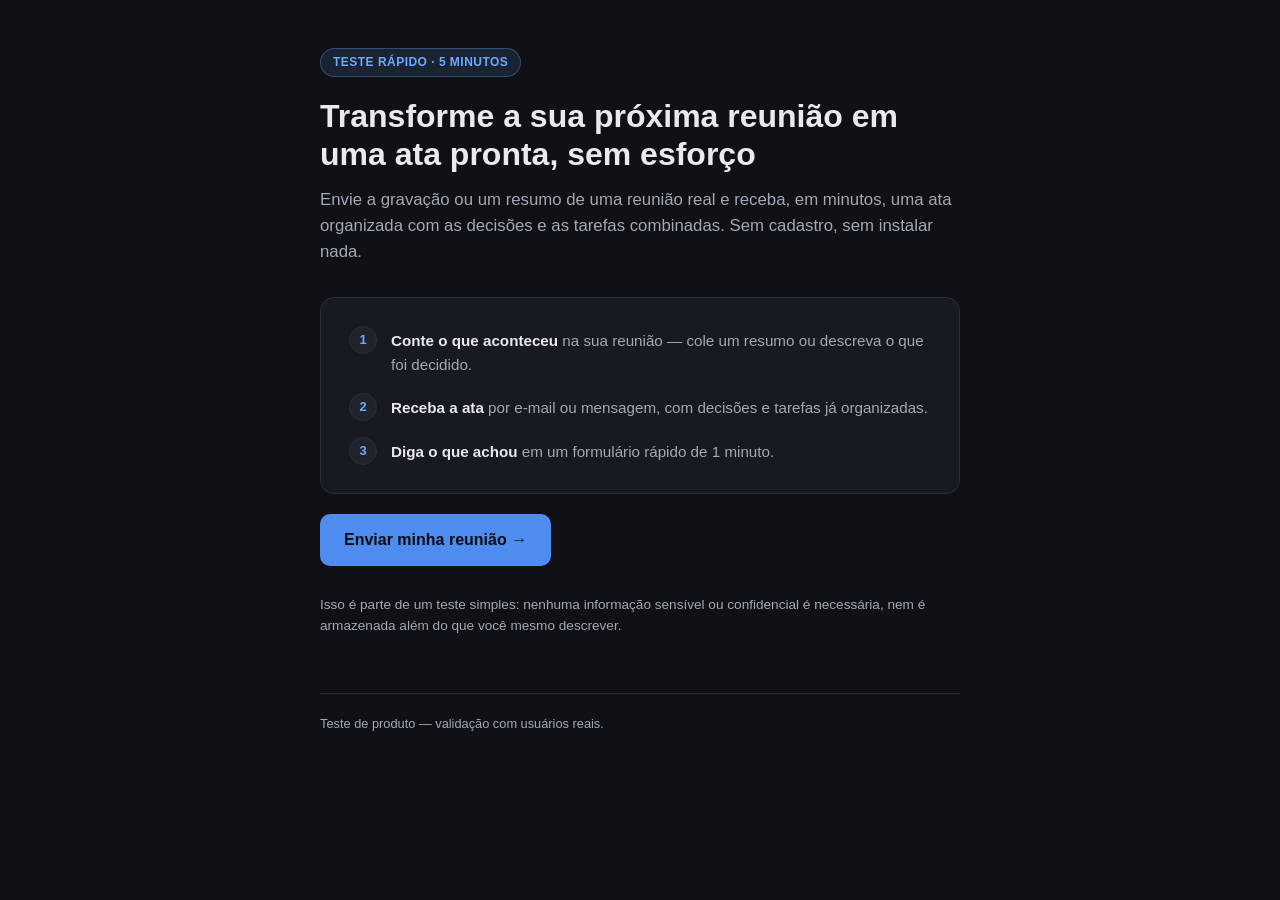
<file: index.html>
<!DOCTYPE html>
<html lang="pt-BR">
<head>
<meta charset="UTF-8">
<meta name="viewport" content="width=device-width, initial-scale=1.0">
<title>Ata de reunião em minutos</title>
<link rel="stylesheet" href="assets/style.css">
</head>
<body>
  <div class="wrap">
    <span class="badge">Teste rápido · 5 minutos</span>
    <h1>Transforme a sua próxima reunião em uma ata pronta, sem esforço</h1>
    <p class="lead">
      Envie a gravação ou um resumo de uma reunião real e receba, em minutos,
      uma ata organizada com as decisões e as tarefas combinadas.
      Sem cadastro, sem instalar nada.
    </p>

    <div class="card">
      <ol class="steps">
        <li>
          <span class="step-num">1</span>
          <span class="step-text"><strong>Conte o que aconteceu</strong> na sua reunião — cole um resumo ou descreva o que foi decidido.</span>
        </li>
        <li>
          <span class="step-num">2</span>
          <span class="step-text"><strong>Receba a ata</strong> por e-mail ou mensagem, com decisões e tarefas já organizadas.</span>
        </li>
        <li>
          <span class="step-num">3</span>
          <span class="step-text"><strong>Diga o que achou</strong> em um formulário rápido de 1 minuto.</span>
        </li>
      </ol>
    </div>

    <a class="cta" href="formulario-reuniao.html">Enviar minha reunião →</a>

    <p class="note">
      Isso é parte de um teste simples: nenhuma informação sensível ou confidencial
      é necessária, nem é armazenada além do que você mesmo descrever.
    </p>

    <footer>
      Teste de produto — validação com usuários reais.
    </footer>
  </div>
</body>
</html>
</file>
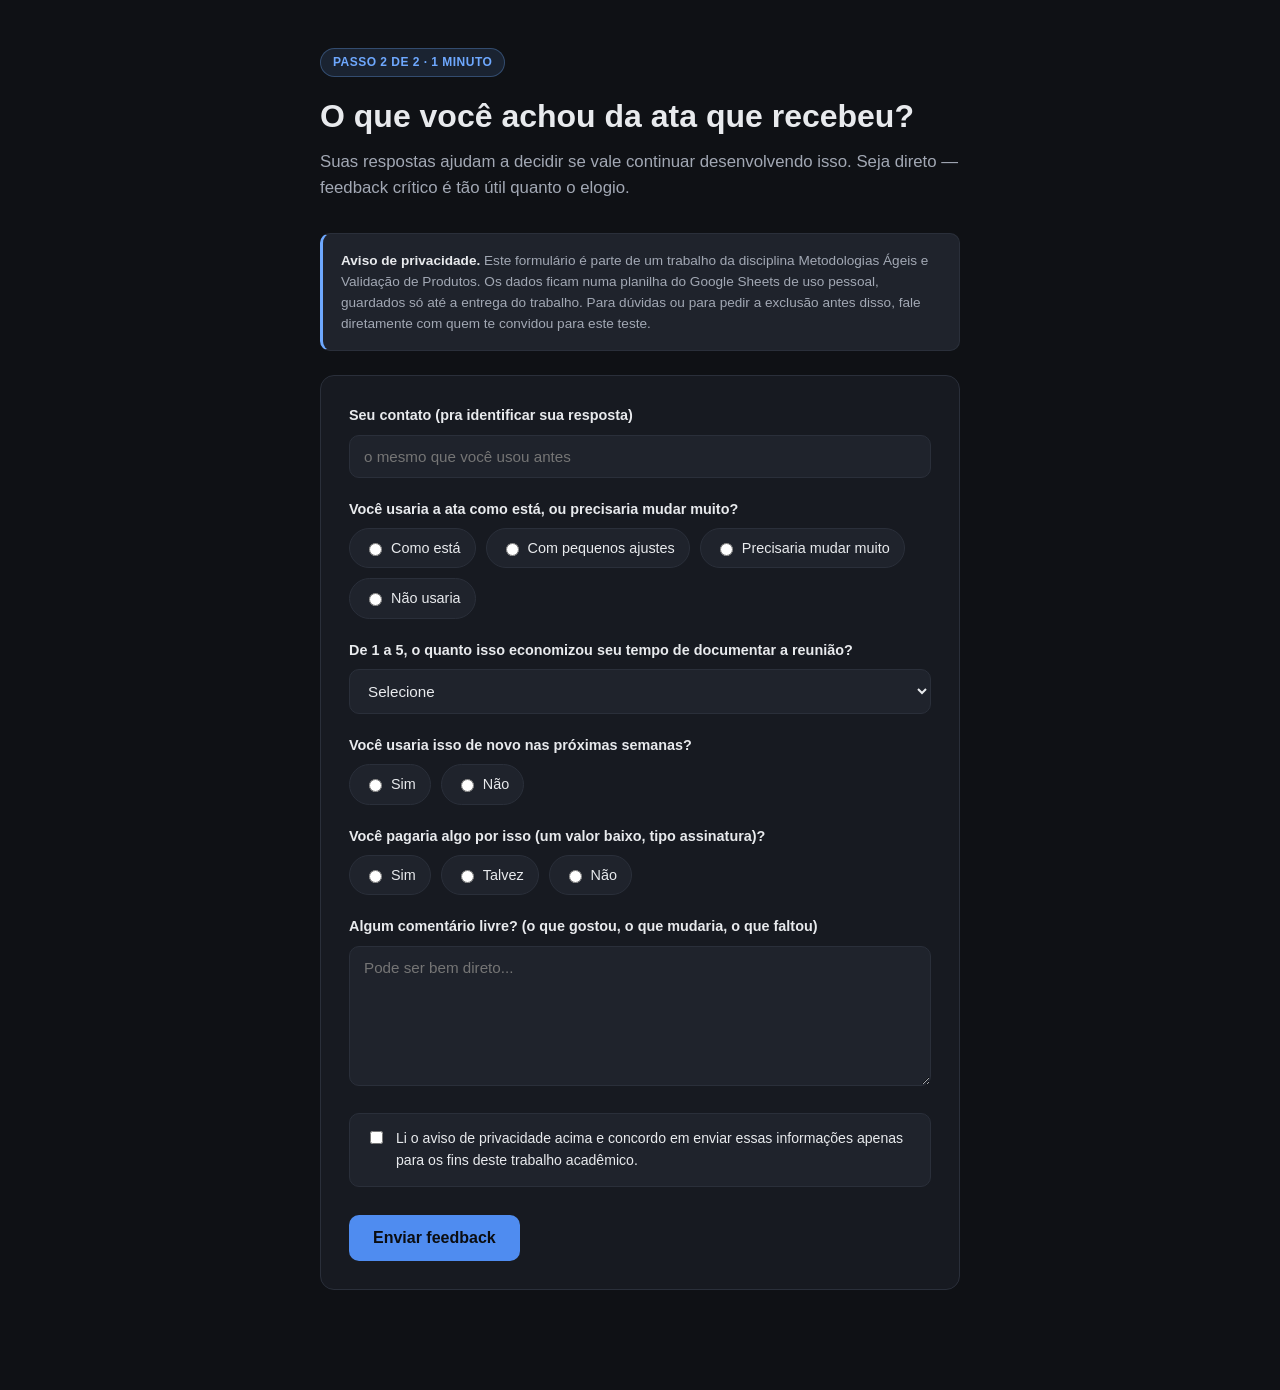
<file: formulario-feedback.html>
<!DOCTYPE html>
<html lang="pt-BR">
<head>
<meta charset="UTF-8">
<meta name="viewport" content="width=device-width, initial-scale=1.0">
<title>O que você achou da ata?</title>
<link rel="stylesheet" href="assets/style.css">
</head>
<body>
  <div class="wrap">
    <span class="badge">Passo 2 de 2 · 1 minuto</span>
    <h1>O que você achou da ata que recebeu?</h1>
    <p class="lead">
      Suas respostas ajudam a decidir se vale continuar desenvolvendo isso.
      Seja direto — feedback crítico é tão útil quanto o elogio.
    </p>

    <div class="privacy-notice">
      <p><strong>Aviso de privacidade.</strong> Este formulário é parte de um trabalho da
      disciplina Metodologias Ágeis e Validação de Produtos. Os dados ficam numa planilha
      do Google Sheets de uso pessoal, guardados só até a entrega do trabalho. Para dúvidas
      ou para pedir a exclusão antes disso, fale diretamente com quem te convidou para
      este teste.</p>
    </div>

    <div class="card">
      <!--
        Este formulário envia pro mesmo Google Apps Script do formulário 1,
        só que grava numa aba separada da planilha (ver APPS_SCRIPT.md).
      -->
      <form id="form-feedback" method="POST" action="https://script.google.com/a/macros/a.fecaf.com.br/s/AKfycbzKjmq3tI9USjrKoL9qE_wJWt4NSmuYs5z70ShahjIplXd_QirzWDaCxRMFLMIElMY/exec" target="frame-feedback">
        <input type="hidden" name="Formulario" value="Feedback">

        <div>
          <label for="contato">Seu contato (pra identificar sua resposta)</label>
          <input type="text" id="contato" name="Contato" placeholder="o mesmo que você usou antes" required>
        </div>

        <div>
          <label>Você usaria a ata como está, ou precisaria mudar muito?</label>
          <div class="radio-group">
            <label><input type="radio" name="Usaria como está" value="Como está" required> Como está</label>
            <label><input type="radio" name="Usaria como está" value="Com pequenos ajustes"> Com pequenos ajustes</label>
            <label><input type="radio" name="Usaria como está" value="Precisaria mudar muito"> Precisaria mudar muito</label>
            <label><input type="radio" name="Usaria como está" value="Não usaria"> Não usaria</label>
          </div>
        </div>

        <div>
          <label for="nota">De 1 a 5, o quanto isso economizou seu tempo de documentar a reunião?</label>
          <select id="nota" name="Nota de utilidade" required>
            <option value="">Selecione</option>
            <option value="1">1 — não economizou nada</option>
            <option value="2">2</option>
            <option value="3">3</option>
            <option value="4">4</option>
            <option value="5">5 — economizou muito</option>
          </select>
        </div>

        <div>
          <label>Você usaria isso de novo nas próximas semanas?</label>
          <div class="radio-group">
            <label><input type="radio" name="Usaria de novo" value="Sim" required> Sim</label>
            <label><input type="radio" name="Usaria de novo" value="Não"> Não</label>
          </div>
        </div>

        <div>
          <label>Você pagaria algo por isso (um valor baixo, tipo assinatura)?</label>
          <div class="radio-group">
            <label><input type="radio" name="Pagaria" value="Sim" required> Sim</label>
            <label><input type="radio" name="Pagaria" value="Talvez"> Talvez</label>
            <label><input type="radio" name="Pagaria" value="Não"> Não</label>
          </div>
        </div>

        <div>
          <label for="comentario">Algum comentário livre? (o que gostou, o que mudaria, o que faltou)</label>
          <textarea id="comentario" name="Comentário livre" placeholder="Pode ser bem direto..."></textarea>
        </div>

        <label class="consent">
          <input type="checkbox" name="Consentimento" value="Sim" required>
          <span>Li o aviso de privacidade acima e concordo em enviar essas informações
          apenas para os fins deste trabalho acadêmico.</span>
        </label>

        <button type="submit" id="btn-enviar">Enviar feedback</button>
      </form>
    </div>
  </div>

  <!--
    Envio "clássico" (sem fetch) direcionado a este iframe escondido.
    É assim que o Apps Script recebe corretamente um POST.
  -->
  <iframe name="frame-feedback" style="display:none"></iframe>

  <script>
    var submitted = false;
    var form = document.getElementById('form-feedback');
    var btn = document.getElementById('btn-enviar');

    form.addEventListener('submit', function () {
      submitted = true;
      btn.textContent = 'Enviando...';
      btn.disabled = true;
    });

    document.querySelector('iframe[name="frame-feedback"]').addEventListener('load', function () {
      if (submitted) {
        window.location.href = 'obrigado-feedback.html';
      }
    });
  </script>
</body>
</html>
</file>
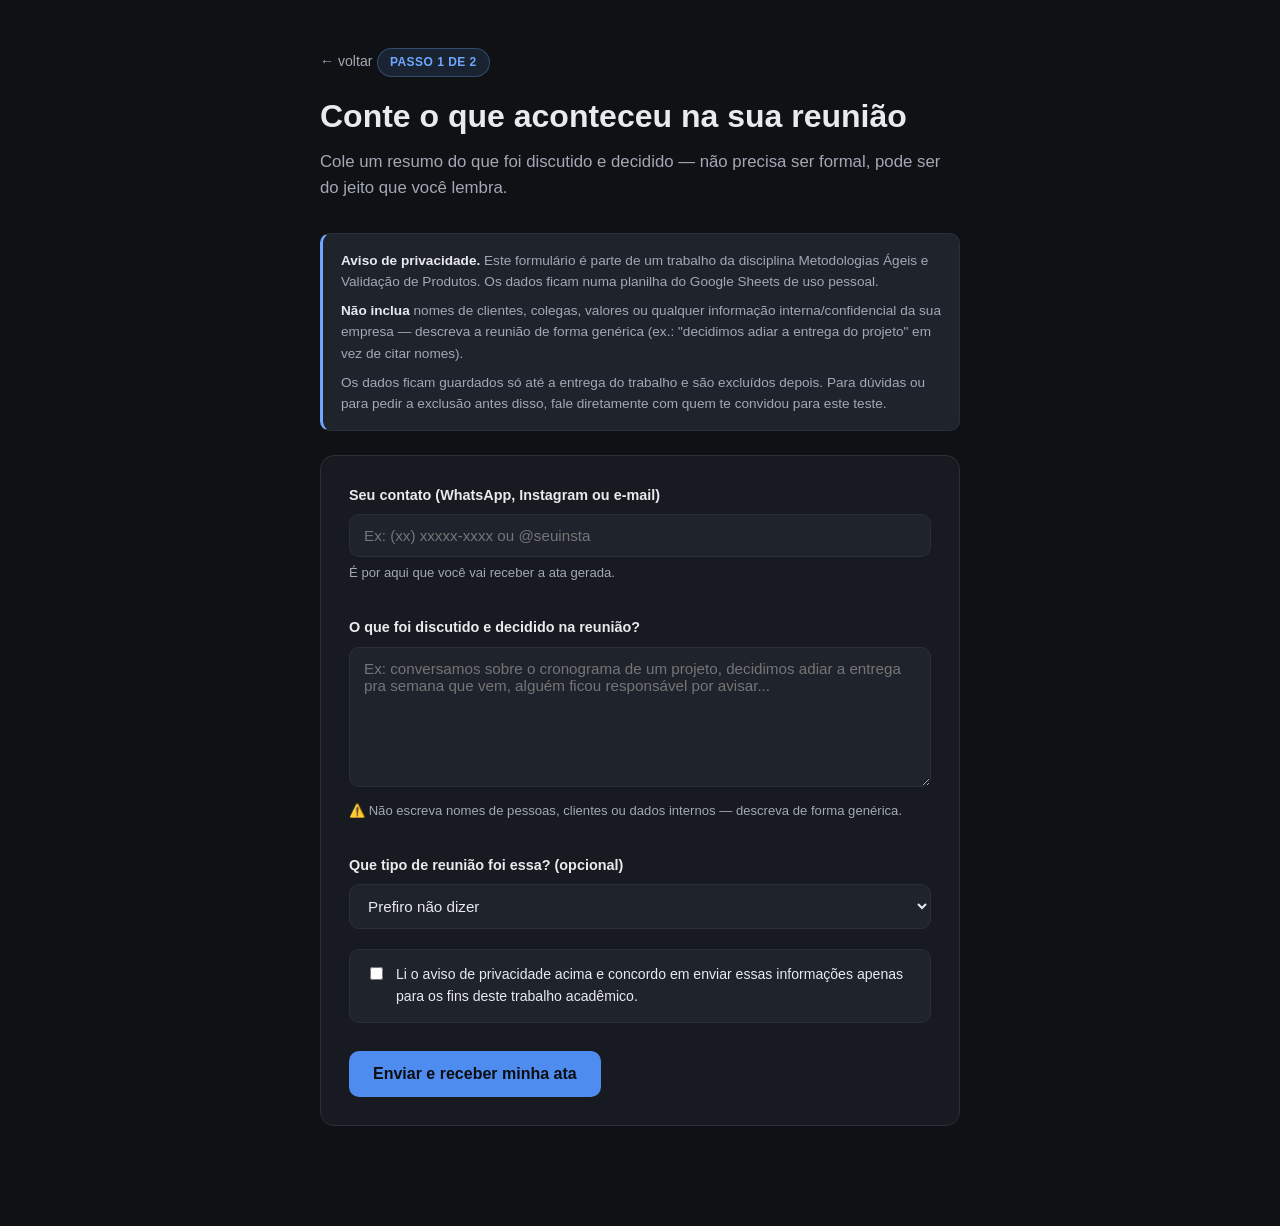
<file: formulario-reuniao.html>
<!DOCTYPE html>
<html lang="pt-BR">
<head>
<meta charset="UTF-8">
<meta name="viewport" content="width=device-width, initial-scale=1.0">
<title>Enviar reunião</title>
<link rel="stylesheet" href="assets/style.css">
</head>
<body>
  <div class="wrap">
    <a class="back-link" href="index.html">← voltar</a>
    <span class="badge">Passo 1 de 2</span>
    <h1>Conte o que aconteceu na sua reunião</h1>
    <p class="lead">
      Cole um resumo do que foi discutido e decidido — não precisa ser formal,
      pode ser do jeito que você lembra.
    </p>

    <div class="privacy-notice">
      <p><strong>Aviso de privacidade.</strong> Este formulário é parte de um trabalho da
      disciplina Metodologias Ágeis e Validação de Produtos. Os dados ficam numa planilha
      do Google Sheets de uso pessoal.</p>
      <p><strong>Não inclua</strong> nomes de clientes, colegas, valores ou qualquer
      informação interna/confidencial da sua empresa — descreva a reunião de forma
      genérica (ex.: "decidimos adiar a entrega do projeto" em vez de citar nomes).</p>
      <p>Os dados ficam guardados só até a entrega do trabalho e são excluídos depois.
      Para dúvidas ou para pedir a exclusão antes disso, fale diretamente com quem te
      convidou para este teste.</p>
    </div>

    <div class="card">
      <!--
        Este formulário envia pra um Google Apps Script (ver APPS_SCRIPT.md).
        Troque a URL abaixo pela URL do seu Web App depois de implantá-lo.
      -->
      <form id="form-reuniao" method="POST" action="https://script.google.com/a/macros/a.fecaf.com.br/s/AKfycbzKjmq3tI9USjrKoL9qE_wJWt4NSmuYs5z70ShahjIplXd_QirzWDaCxRMFLMIElMY/exec" target="frame-reuniao">
        <input type="hidden" name="Formulario" value="Reuniao">

        <div>
          <label for="contato">Seu contato (WhatsApp, Instagram ou e-mail)</label>
          <input type="text" id="contato" name="Contato" placeholder="Ex: (xx) xxxxx-xxxx ou @seuinsta" required>
          <p class="hint">É por aqui que você vai receber a ata gerada.</p>
        </div>

        <div>
          <label for="resumo">O que foi discutido e decidido na reunião?</label>
          <textarea id="resumo" name="Resumo da reunião" placeholder="Ex: conversamos sobre o cronograma de um projeto, decidimos adiar a entrega pra semana que vem, alguém ficou responsável por avisar..." required></textarea>
          <p class="hint">⚠️ Não escreva nomes de pessoas, clientes ou dados internos — descreva de forma genérica.</p>
        </div>

        <div>
          <label for="tipo">Que tipo de reunião foi essa? (opcional)</label>
          <select id="tipo" name="Tipo de reunião">
            <option value="">Prefiro não dizer</option>
            <option value="Status/acompanhamento">Status / acompanhamento</option>
            <option value="Planejamento">Planejamento</option>
            <option value="Alinhamento de equipe">Alinhamento de equipe</option>
            <option value="Outra">Outra</option>
          </select>
        </div>

        <label class="consent">
          <input type="checkbox" name="Consentimento" value="Sim" required>
          <span>Li o aviso de privacidade acima e concordo em enviar essas informações
          apenas para os fins deste trabalho acadêmico.</span>
        </label>

        <button type="submit" id="btn-enviar">Enviar e receber minha ata</button>
      </form>
    </div>
  </div>

  <!--
    Envio "clássico" (sem fetch) direcionado a este iframe escondido.
    É assim que o Apps Script recebe corretamente um POST — por fetch,
    o redirecionamento interno do Google troca o POST por GET e os
    dados se perdem.
  -->
  <iframe name="frame-reuniao" style="display:none"></iframe>

  <script>
    var submitted = false;
    var form = document.getElementById('form-reuniao');
    var btn = document.getElementById('btn-enviar');

    form.addEventListener('submit', function () {
      submitted = true;
      btn.textContent = 'Enviando...';
      btn.disabled = true;
      // não chama preventDefault — o formulário submete normalmente pro iframe
    });

    document.querySelector('iframe[name="frame-reuniao"]').addEventListener('load', function () {
      if (submitted) {
        window.location.href = 'obrigado-reuniao.html';
      }
    });
  </script>
</body>
</html>
</file>
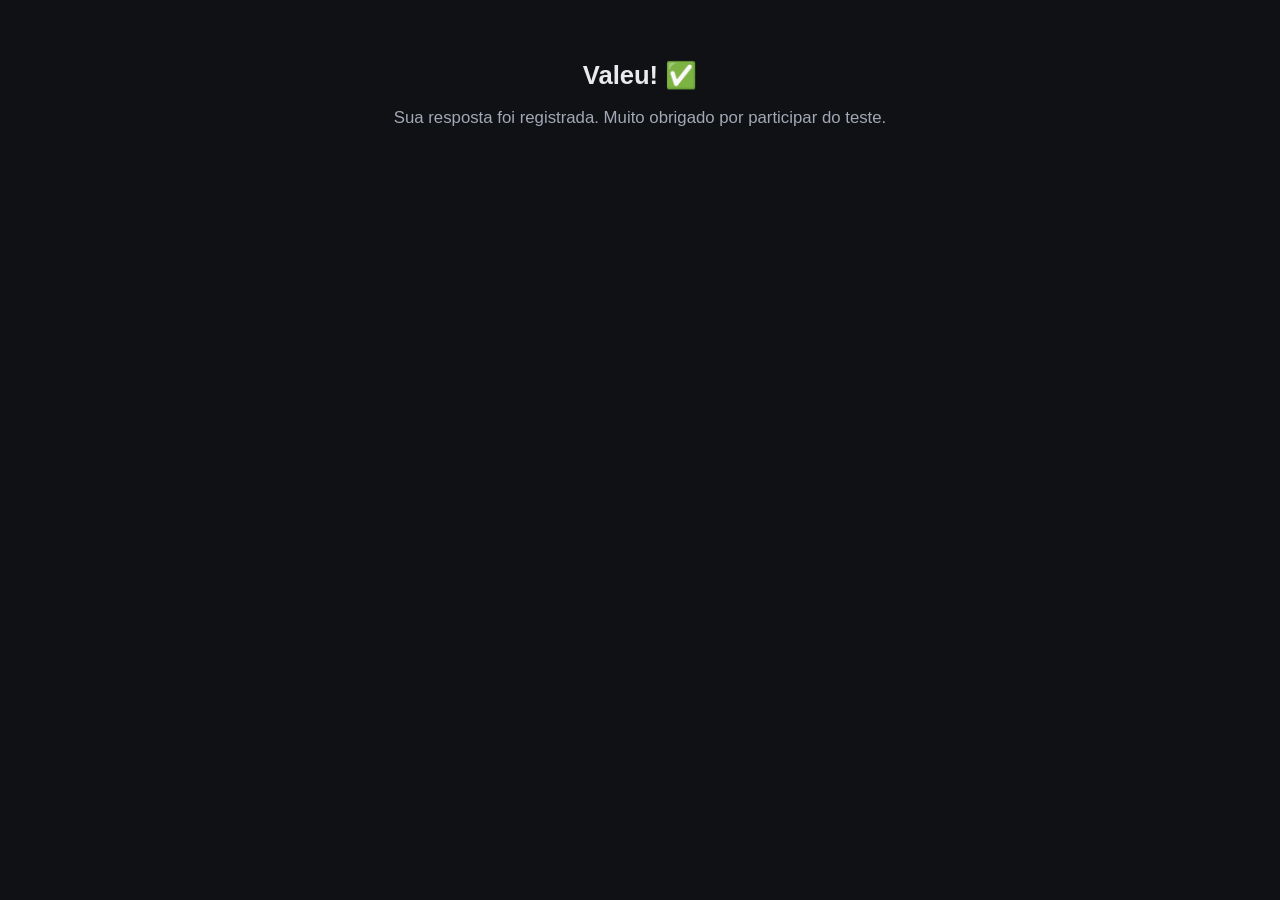
<file: obrigado-feedback.html>
<!DOCTYPE html>
<html lang="pt-BR">
<head>
<meta charset="UTF-8">
<meta name="viewport" content="width=device-width, initial-scale=1.0">
<title>Feedback enviado</title>
<link rel="stylesheet" href="assets/style.css">
</head>
<body>
  <div class="wrap thanks">
    <h1>Valeu! ✅</h1>
    <p class="lead">
      Sua resposta foi registrada. Muito obrigado por participar do teste.
    </p>
  </div>
</body>
</html>
</file>
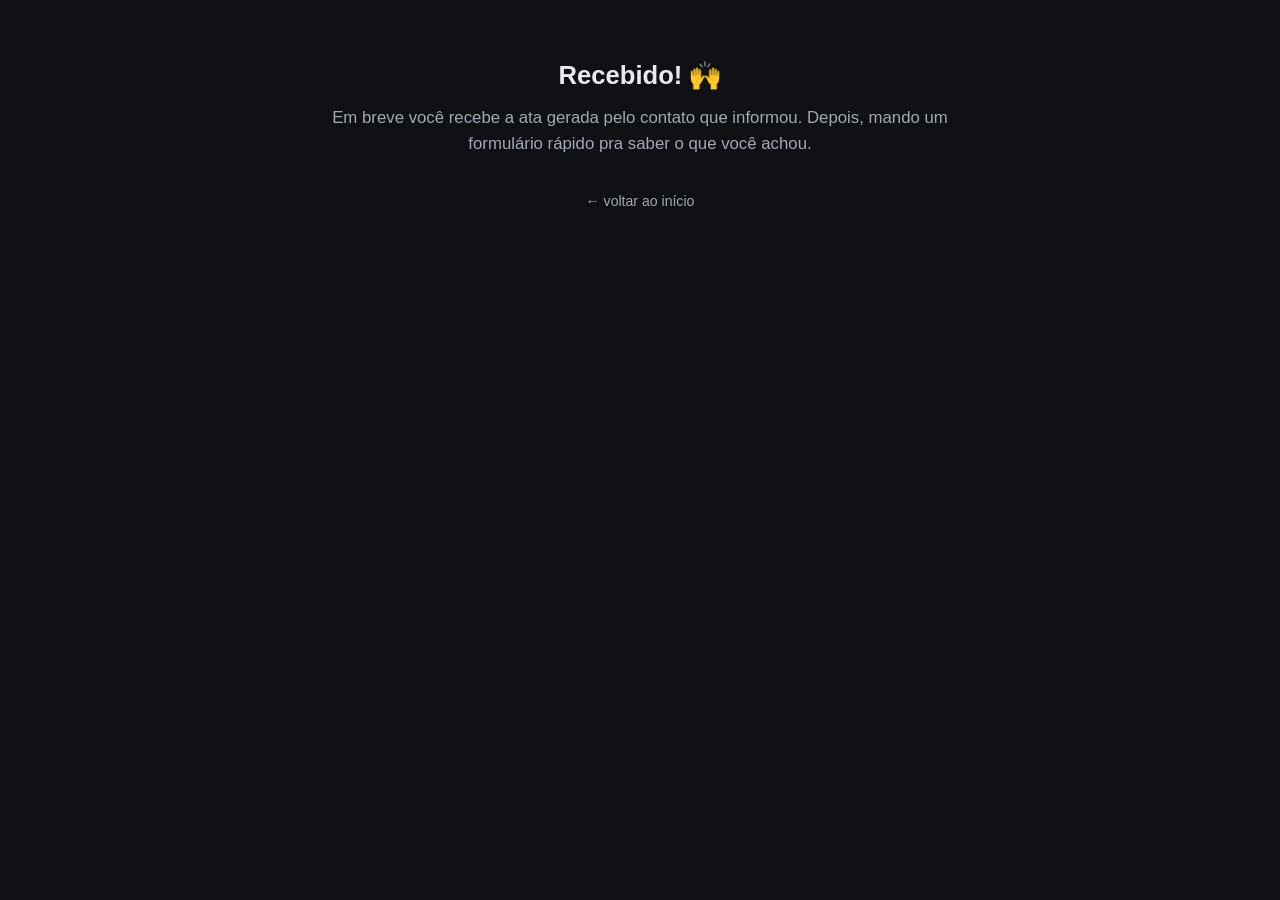
<file: obrigado-reuniao.html>
<!DOCTYPE html>
<html lang="pt-BR">
<head>
<meta charset="UTF-8">
<meta name="viewport" content="width=device-width, initial-scale=1.0">
<title>Reunião enviada</title>
<link rel="stylesheet" href="assets/style.css">
</head>
<body>
  <div class="wrap thanks">
    <h1>Recebido! 🙌</h1>
    <p class="lead">
      Em breve você recebe a ata gerada pelo contato que informou.
      Depois, mando um formulário rápido pra saber o que você achou.
    </p>
    <a class="back-link" href="index.html">← voltar ao início</a>
  </div>
</body>
</html>
</file>
<file: assets/style.css>
:root {
  --bg: #0f1115;
  --surface: #171a21;
  --surface-2: #1f232c;
  --border: #2a2f3a;
  --text: #e8eaed;
  --text-dim: #a2a8b4;
  --accent: #6ea8fe;
  --accent-strong: #4f8cf0;
  --success: #52c97a;
  --radius: 14px;
  --max-width: 680px;
}

* { box-sizing: border-box; }

html, body {
  margin: 0;
  padding: 0;
  background: var(--bg);
  color: var(--text);
  font-family: -apple-system, BlinkMacSystemFont, "Segoe UI", Roboto, Helvetica, Arial, sans-serif;
  line-height: 1.55;
}

.wrap {
  max-width: var(--max-width);
  margin: 0 auto;
  padding: 48px 20px 80px;
}

.badge {
  display: inline-block;
  font-size: 12px;
  font-weight: 600;
  letter-spacing: 0.04em;
  text-transform: uppercase;
  color: var(--accent);
  background: rgba(110, 168, 254, 0.12);
  border: 1px solid rgba(110, 168, 254, 0.3);
  border-radius: 999px;
  padding: 4px 12px;
  margin-bottom: 20px;
}

h1 {
  font-size: 2rem;
  line-height: 1.2;
  margin: 0 0 14px;
  font-weight: 700;
}

.lead {
  font-size: 1.05rem;
  color: var(--text-dim);
  margin: 0 0 32px;
}

.card {
  background: var(--surface);
  border: 1px solid var(--border);
  border-radius: var(--radius);
  padding: 28px;
  margin-bottom: 20px;
}

.steps {
  list-style: none;
  margin: 0;
  padding: 0;
  display: grid;
  gap: 16px;
}

.steps li {
  display: flex;
  gap: 14px;
  align-items: flex-start;
}

.step-num {
  flex: 0 0 28px;
  height: 28px;
  width: 28px;
  border-radius: 50%;
  background: var(--surface-2);
  border: 1px solid var(--border);
  color: var(--accent);
  font-weight: 700;
  font-size: 13px;
  display: flex;
  align-items: center;
  justify-content: center;
}

.step-text { color: var(--text-dim); font-size: 0.95rem; padding-top: 3px; }
.step-text strong { color: var(--text); }

.cta {
  display: inline-flex;
  align-items: center;
  gap: 8px;
  background: var(--accent-strong);
  color: #0b0d11;
  font-weight: 700;
  text-decoration: none;
  padding: 14px 24px;
  border-radius: 10px;
  font-size: 1rem;
  transition: transform 0.15s ease, background 0.15s ease;
}

.cta:hover { background: var(--accent); transform: translateY(-1px); }

.note {
  font-size: 0.85rem;
  color: var(--text-dim);
  margin-top: 28px;
}

footer {
  margin-top: 56px;
  font-size: 0.8rem;
  color: var(--text-dim);
  border-top: 1px solid var(--border);
  padding-top: 20px;
}

/* Forms */
form {
  display: grid;
  gap: 20px;
}

label {
  display: block;
  font-weight: 600;
  font-size: 0.9rem;
  margin-bottom: 8px;
}

.hint {
  font-size: 0.82rem;
  color: var(--text-dim);
  margin-top: 6px;
}

input[type="text"],
input[type="email"],
textarea,
select {
  width: 100%;
  background: var(--surface-2);
  border: 1px solid var(--border);
  border-radius: 10px;
  color: var(--text);
  padding: 12px 14px;
  font-size: 0.95rem;
  font-family: inherit;
  resize: vertical;
}

textarea { min-height: 140px; }

input:focus, textarea:focus, select:focus {
  outline: none;
  border-color: var(--accent);
}

.radio-group {
  display: flex;
  gap: 10px;
  flex-wrap: wrap;
}

.radio-group label {
  display: flex;
  align-items: center;
  gap: 6px;
  font-weight: 400;
  background: var(--surface-2);
  border: 1px solid var(--border);
  border-radius: 999px;
  padding: 8px 14px;
  cursor: pointer;
  font-size: 0.9rem;
  margin: 0;
}

.radio-group input { width: auto; }

button[type="submit"] {
  background: var(--accent-strong);
  color: #0b0d11;
  font-weight: 700;
  border: none;
  border-radius: 10px;
  padding: 14px 24px;
  font-size: 1rem;
  cursor: pointer;
  justify-self: start;
}

button[type="submit"]:hover { background: var(--accent); }

.privacy-notice {
  background: var(--surface-2);
  border: 1px solid var(--border);
  border-left: 3px solid var(--accent);
  border-radius: 10px;
  padding: 16px 18px;
  font-size: 0.85rem;
  color: var(--text-dim);
  margin-bottom: 24px;
}

.privacy-notice strong { color: var(--text); }
.privacy-notice p { margin: 0 0 8px; }
.privacy-notice p:last-child { margin-bottom: 0; }

.consent {
  display: flex;
  align-items: flex-start;
  gap: 10px;
  font-weight: 400;
  font-size: 0.88rem;
  background: var(--surface-2);
  border: 1px solid var(--border);
  border-radius: 10px;
  padding: 14px 16px;
}

.consent input { width: auto; margin-top: 3px; flex: 0 0 auto; }

.back-link {
  display: inline-block;
  margin-bottom: 24px;
  color: var(--text-dim);
  text-decoration: none;
  font-size: 0.88rem;
}

.back-link:hover { color: var(--text); }

.thanks {
  text-align: center;
  padding: 60px 20px;
}

.thanks h1 { font-size: 1.6rem; }
</file>
